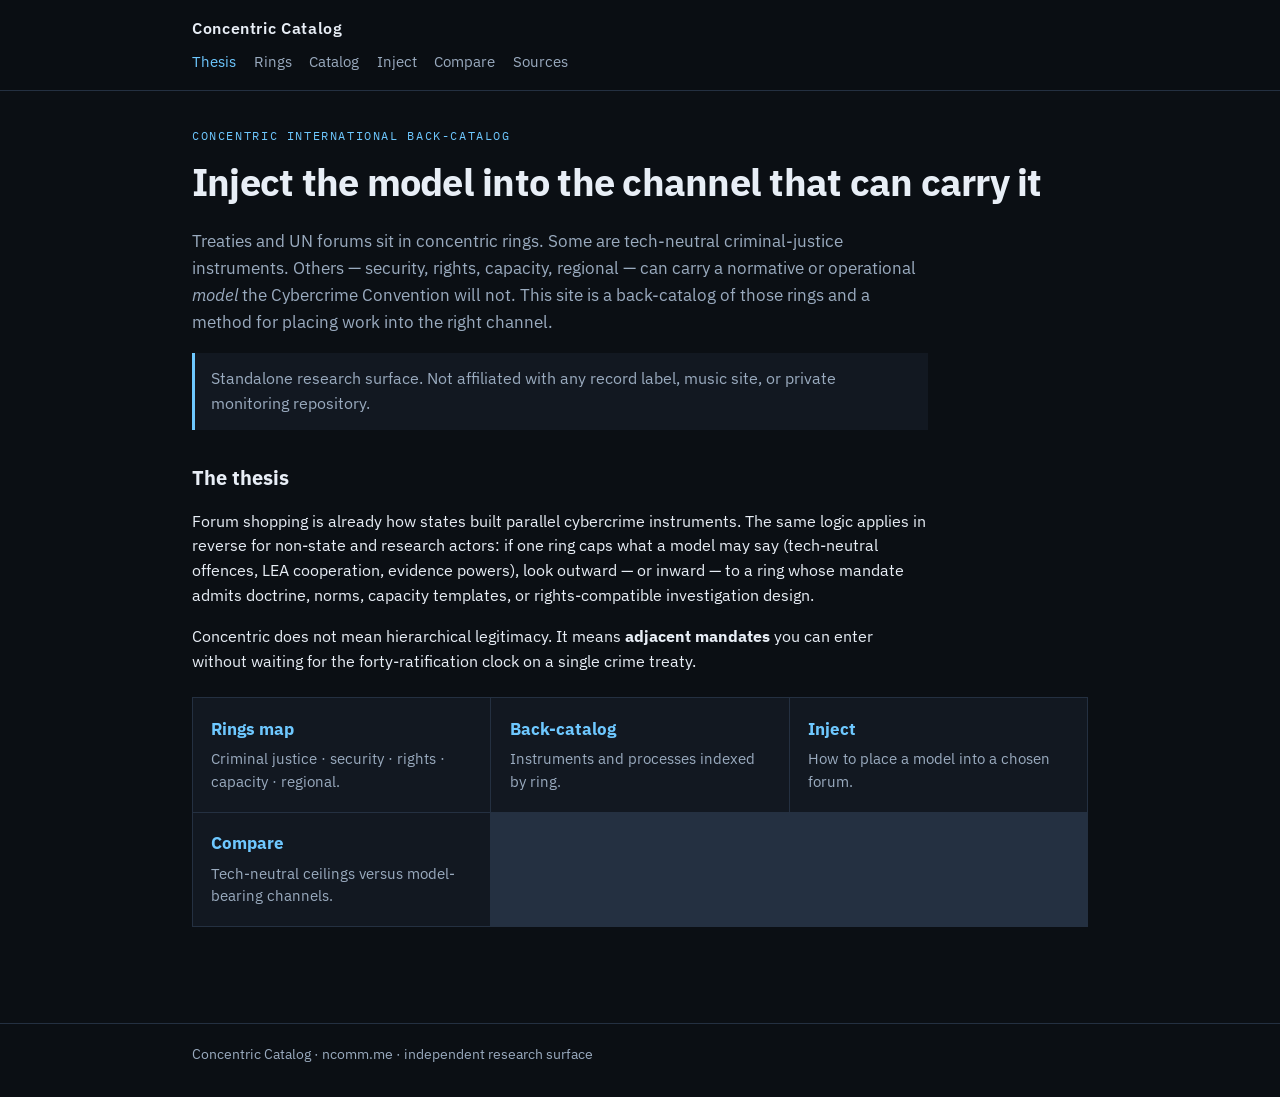
<file: index.html>
<!DOCTYPE html>
<html lang="en">
<head>
  <meta charset="utf-8" />
  <meta name="viewport" content="width=device-width, initial-scale=1" />
  <title>Thesis · Concentric Catalog</title>
  <meta name="description" content="Concentric international back-catalog: inject a working model into UN and adjacent forums beyond tech-neutral treaty ceilings." />
  <meta name="theme-color" content="#0b0f14" />
  <link rel="canonical" href="https://ncomm.me/" />
  <link rel="preconnect" href="https://fonts.googleapis.com" />
  <link rel="preconnect" href="https://fonts.gstatic.com" crossorigin />
  <link href="https://fonts.googleapis.com/css2?family=IBM+Plex+Mono:wght@400;500&family=IBM+Plex+Sans:wght@400;500;600&display=swap" rel="stylesheet" />
  <link rel="stylesheet" href="/styles.css" />
</head>
<body>
  <header class="site"><div class="wrap">
    <a class="brand" href="/">Concentric Catalog</a>
    <nav aria-label="Primary">
      <a href="/" aria-current="page">Thesis</a>
      <a href="/rings/">Rings</a>
      <a href="/catalog/">Catalog</a>
      <a href="/inject/">Inject</a>
      <a href="/compare/">Compare</a>
      <a href="/sources/">Sources</a>
    </nav>
  </div></header>
  <main class="wrap">

    <p class="eyebrow">Concentric international back-catalog</p>
    <h1>Inject the model into the channel that can carry it</h1>
    <p class="lede">Treaties and UN forums sit in concentric rings. Some are tech-neutral criminal-justice instruments. Others — security, rights, capacity, regional — can carry a normative or operational <em>model</em> the Cybercrime Convention will not. This site is a back-catalog of those rings and a method for placing work into the right channel.</p>
    <div class="note">Standalone research surface. Not affiliated with any record label, music site, or private monitoring repository.</div>
    <h2>The thesis</h2>
    <p>Forum shopping is already how states built parallel cybercrime instruments. The same logic applies in reverse for non-state and research actors: if one ring caps what a model may say (tech-neutral offences, LEA cooperation, evidence powers), look outward — or inward — to a ring whose mandate admits doctrine, norms, capacity templates, or rights-compatible investigation design.</p>
    <p>Concentric does not mean hierarchical legitimacy. It means <strong>adjacent mandates</strong> you can enter without waiting for the forty-ratification clock on a single crime treaty.</p>
    <div class="card-grid">
      <article class="card"><h3><a href="/rings/">Rings map</a></h3><p>Criminal justice · security · rights · capacity · regional.</p></article>
      <article class="card"><h3><a href="/catalog/">Back-catalog</a></h3><p>Instruments and processes indexed by ring.</p></article>
      <article class="card"><h3><a href="/inject/">Inject</a></h3><p>How to place a model into a chosen forum.</p></article>
      <article class="card"><h3><a href="/compare/">Compare</a></h3><p>Tech-neutral ceilings versus model-bearing channels.</p></article>
    </div>

  </main>
  <footer class="site"><div class="wrap">
    Concentric Catalog · ncomm.me · independent research surface
  </div></footer>
</body>
</html>
</file>
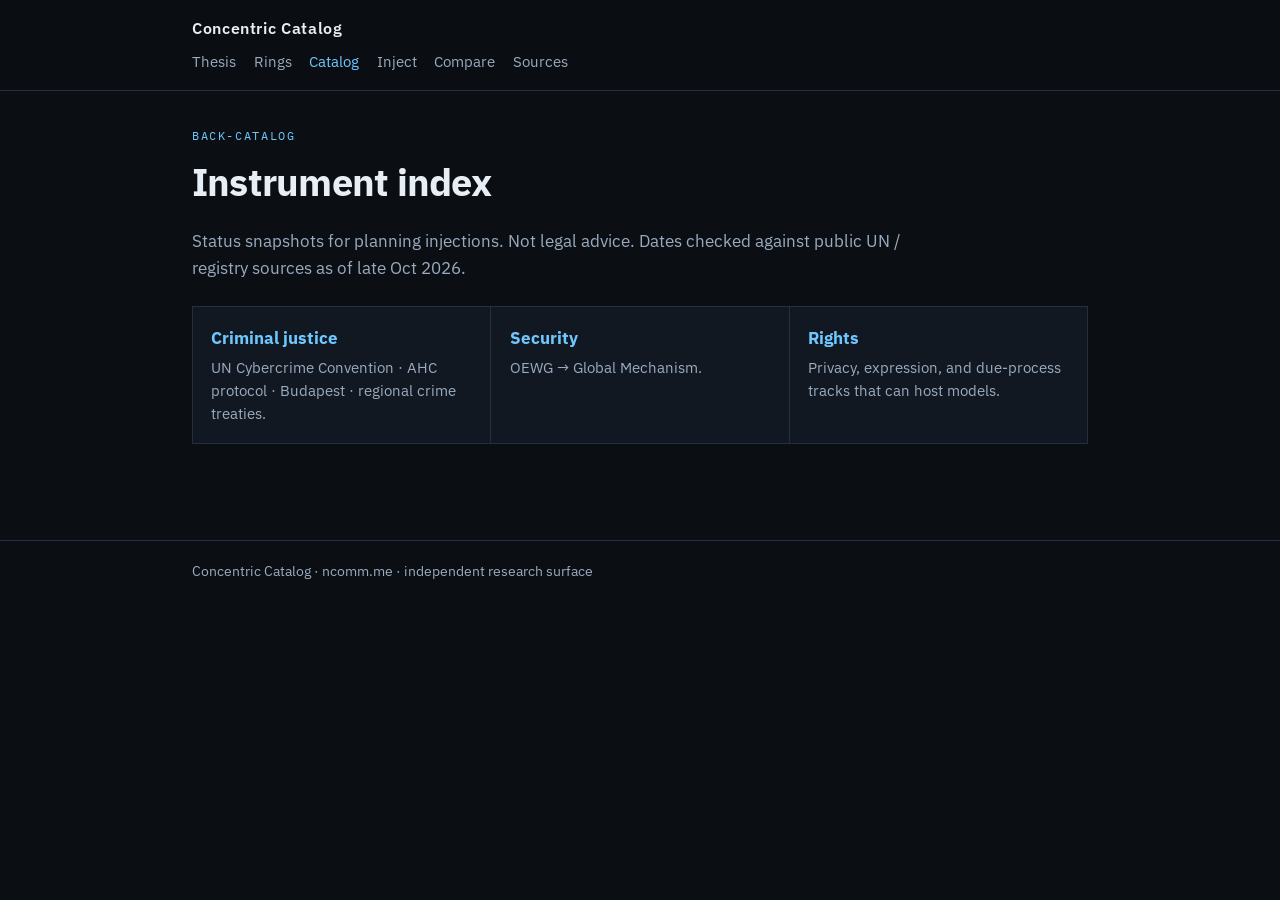
<file: catalog/index.html>
<!DOCTYPE html>
<html lang="en">
<head>
  <meta charset="utf-8" />
  <meta name="viewport" content="width=device-width, initial-scale=1" />
  <title>Catalog · Concentric Catalog</title>
  <meta name="description" content="Concentric international back-catalog: inject a working model into UN and adjacent forums beyond tech-neutral treaty ceilings." />
  <meta name="theme-color" content="#0b0f14" />
  <link rel="canonical" href="https://ncomm.me/catalog/" />
  <link rel="preconnect" href="https://fonts.googleapis.com" />
  <link rel="preconnect" href="https://fonts.gstatic.com" crossorigin />
  <link href="https://fonts.googleapis.com/css2?family=IBM+Plex+Mono:wght@400;500&family=IBM+Plex+Sans:wght@400;500;600&display=swap" rel="stylesheet" />
  <link rel="stylesheet" href="/styles.css" />
</head>
<body>
  <header class="site"><div class="wrap">
    <a class="brand" href="/">Concentric Catalog</a>
    <nav aria-label="Primary">
      <a href="/">Thesis</a>
      <a href="/rings/">Rings</a>
      <a href="/catalog/" aria-current="page">Catalog</a>
      <a href="/inject/">Inject</a>
      <a href="/compare/">Compare</a>
      <a href="/sources/">Sources</a>
    </nav>
  </div></header>
  <main class="wrap">

    <p class="eyebrow">Back-catalog</p>
    <h1>Instrument index</h1>
    <p class="lede">Status snapshots for planning injections. Not legal advice. Dates checked against public UN / registry sources as of late Oct 2026.</p>
    <div class="card-grid">
      <article class="card"><h3><a href="/catalog/criminal-justice/">Criminal justice</a></h3><p>UN Cybercrime Convention · AHC protocol · Budapest · regional crime treaties.</p></article>
      <article class="card"><h3><a href="/catalog/security/">Security</a></h3><p>OEWG → Global Mechanism.</p></article>
      <article class="card"><h3><a href="/catalog/rights/">Rights</a></h3><p>Privacy, expression, and due-process tracks that can host models.</p></article>
    </div>

  </main>
  <footer class="site"><div class="wrap">
    Concentric Catalog · ncomm.me · independent research surface
  </div></footer>
</body>
</html>
</file>
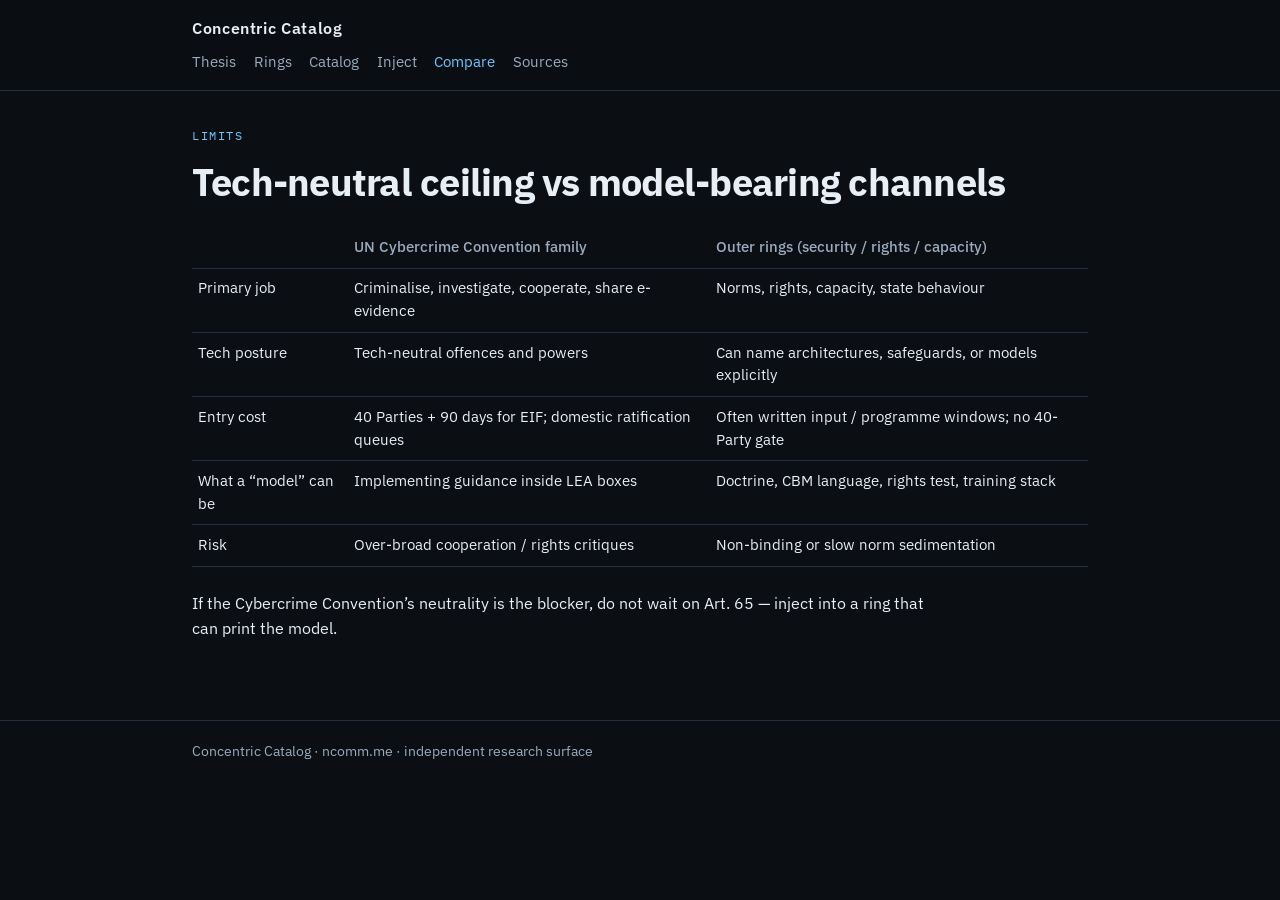
<file: compare/index.html>
<!DOCTYPE html>
<html lang="en">
<head>
  <meta charset="utf-8" />
  <meta name="viewport" content="width=device-width, initial-scale=1" />
  <title>Compare · Concentric Catalog</title>
  <meta name="description" content="Concentric international back-catalog: inject a working model into UN and adjacent forums beyond tech-neutral treaty ceilings." />
  <meta name="theme-color" content="#0b0f14" />
  <link rel="canonical" href="https://ncomm.me/compare/" />
  <link rel="preconnect" href="https://fonts.googleapis.com" />
  <link rel="preconnect" href="https://fonts.gstatic.com" crossorigin />
  <link href="https://fonts.googleapis.com/css2?family=IBM+Plex+Mono:wght@400;500&family=IBM+Plex+Sans:wght@400;500;600&display=swap" rel="stylesheet" />
  <link rel="stylesheet" href="/styles.css" />
</head>
<body>
  <header class="site"><div class="wrap">
    <a class="brand" href="/">Concentric Catalog</a>
    <nav aria-label="Primary">
      <a href="/">Thesis</a>
      <a href="/rings/">Rings</a>
      <a href="/catalog/">Catalog</a>
      <a href="/inject/">Inject</a>
      <a href="/compare/" aria-current="page">Compare</a>
      <a href="/sources/">Sources</a>
    </nav>
  </div></header>
  <main class="wrap">

    <p class="eyebrow">Limits</p>
    <h1>Tech-neutral ceiling vs model-bearing channels</h1>
    <table>
      <thead><tr><th></th><th>UN Cybercrime Convention family</th><th>Outer rings (security / rights / capacity)</th></tr></thead>
      <tbody>
        <tr><td>Primary job</td><td>Criminalise, investigate, cooperate, share e-evidence</td><td>Norms, rights, capacity, state behaviour</td></tr>
        <tr><td>Tech posture</td><td>Tech-neutral offences and powers</td><td>Can name architectures, safeguards, or models explicitly</td></tr>
        <tr><td>Entry cost</td><td>40 Parties + 90 days for EIF; domestic ratification queues</td><td>Often written input / programme windows; no 40-Party gate</td></tr>
        <tr><td>What a “model” can be</td><td>Implementing guidance inside LEA boxes</td><td>Doctrine, CBM language, rights test, training stack</td></tr>
        <tr><td>Risk</td><td>Over-broad cooperation / rights critiques</td><td>Non-binding or slow norm sedimentation</td></tr>
      </tbody>
    </table>
    <p>If the Cybercrime Convention’s neutrality is the blocker, do not wait on Art. 65 — inject into a ring that can print the model.</p>

  </main>
  <footer class="site"><div class="wrap">
    Concentric Catalog · ncomm.me · independent research surface
  </div></footer>
</body>
</html>
</file>
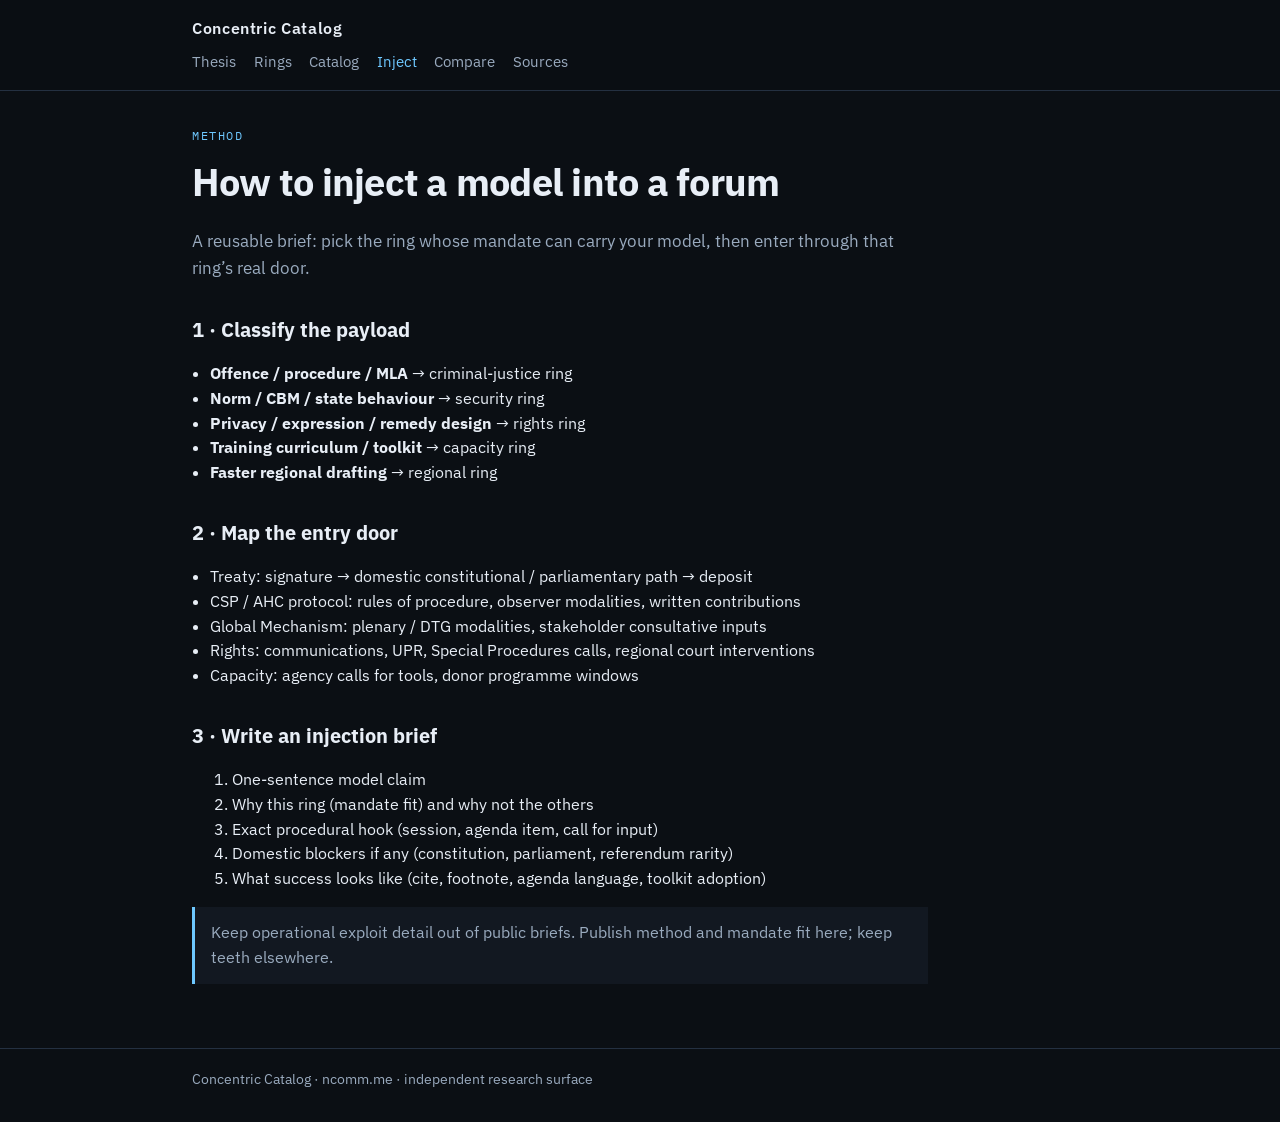
<file: inject/index.html>
<!DOCTYPE html>
<html lang="en">
<head>
  <meta charset="utf-8" />
  <meta name="viewport" content="width=device-width, initial-scale=1" />
  <title>Inject · Concentric Catalog</title>
  <meta name="description" content="Concentric international back-catalog: inject a working model into UN and adjacent forums beyond tech-neutral treaty ceilings." />
  <meta name="theme-color" content="#0b0f14" />
  <link rel="canonical" href="https://ncomm.me/inject/" />
  <link rel="preconnect" href="https://fonts.googleapis.com" />
  <link rel="preconnect" href="https://fonts.gstatic.com" crossorigin />
  <link href="https://fonts.googleapis.com/css2?family=IBM+Plex+Mono:wght@400;500&family=IBM+Plex+Sans:wght@400;500;600&display=swap" rel="stylesheet" />
  <link rel="stylesheet" href="/styles.css" />
</head>
<body>
  <header class="site"><div class="wrap">
    <a class="brand" href="/">Concentric Catalog</a>
    <nav aria-label="Primary">
      <a href="/">Thesis</a>
      <a href="/rings/">Rings</a>
      <a href="/catalog/">Catalog</a>
      <a href="/inject/" aria-current="page">Inject</a>
      <a href="/compare/">Compare</a>
      <a href="/sources/">Sources</a>
    </nav>
  </div></header>
  <main class="wrap">

    <p class="eyebrow">Method</p>
    <h1>How to inject a model into a forum</h1>
    <p class="lede">A reusable brief: pick the ring whose mandate can carry your model, then enter through that ring’s real door.</p>
    <h2>1 · Classify the payload</h2>
    <ul>
      <li><strong>Offence / procedure / MLA</strong> → criminal-justice ring</li>
      <li><strong>Norm / CBM / state behaviour</strong> → security ring</li>
      <li><strong>Privacy / expression / remedy design</strong> → rights ring</li>
      <li><strong>Training curriculum / toolkit</strong> → capacity ring</li>
      <li><strong>Faster regional drafting</strong> → regional ring</li>
    </ul>
    <h2>2 · Map the entry door</h2>
    <ul>
      <li>Treaty: signature → domestic constitutional / parliamentary path → deposit</li>
      <li>CSP / AHC protocol: rules of procedure, observer modalities, written contributions</li>
      <li>Global Mechanism: plenary / DTG modalities, stakeholder consultative inputs</li>
      <li>Rights: communications, UPR, Special Procedures calls, regional court interventions</li>
      <li>Capacity: agency calls for tools, donor programme windows</li>
    </ul>
    <h2>3 · Write an injection brief</h2>
    <ol>
      <li>One-sentence model claim</li>
      <li>Why this ring (mandate fit) and why not the others</li>
      <li>Exact procedural hook (session, agenda item, call for input)</li>
      <li>Domestic blockers if any (constitution, parliament, referendum rarity)</li>
      <li>What success looks like (cite, footnote, agenda language, toolkit adoption)</li>
    </ol>
    <div class="note">Keep operational exploit detail out of public briefs. Publish method and mandate fit here; keep teeth elsewhere.</div>

  </main>
  <footer class="site"><div class="wrap">
    Concentric Catalog · ncomm.me · independent research surface
  </div></footer>
</body>
</html>
</file>
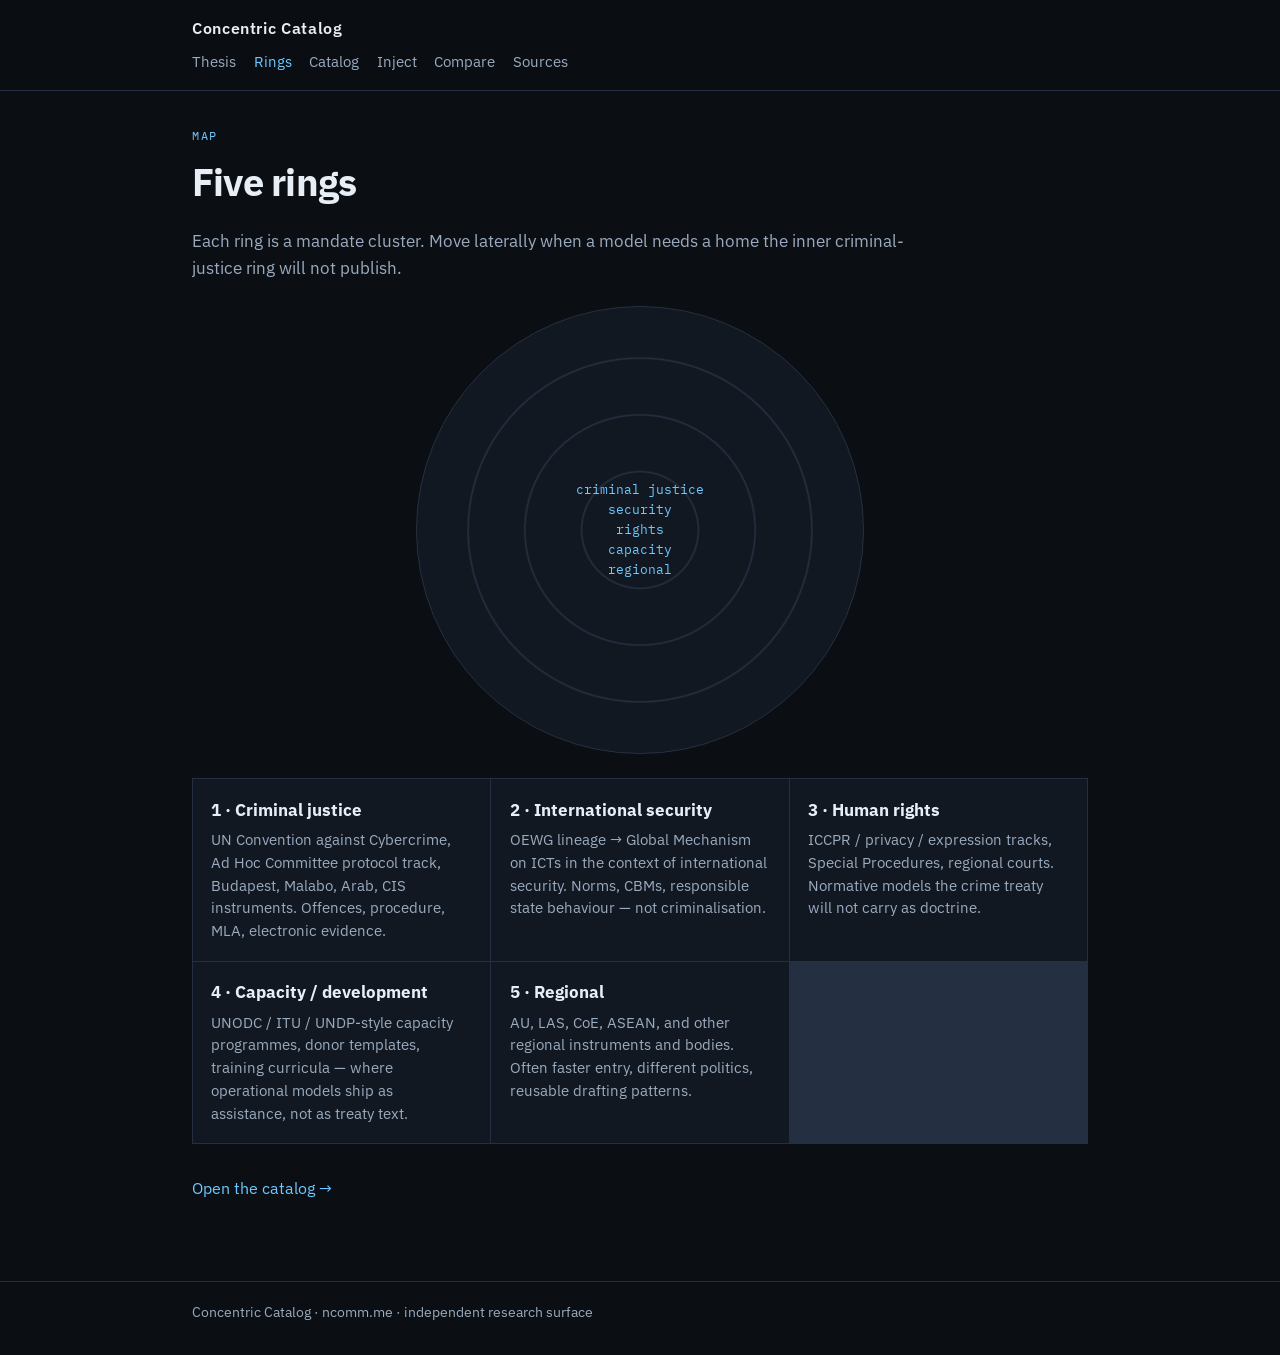
<file: rings/index.html>
<!DOCTYPE html>
<html lang="en">
<head>
  <meta charset="utf-8" />
  <meta name="viewport" content="width=device-width, initial-scale=1" />
  <title>Rings · Concentric Catalog</title>
  <meta name="description" content="Concentric international back-catalog: inject a working model into UN and adjacent forums beyond tech-neutral treaty ceilings." />
  <meta name="theme-color" content="#0b0f14" />
  <link rel="canonical" href="https://ncomm.me/rings/" />
  <link rel="preconnect" href="https://fonts.googleapis.com" />
  <link rel="preconnect" href="https://fonts.gstatic.com" crossorigin />
  <link href="https://fonts.googleapis.com/css2?family=IBM+Plex+Mono:wght@400;500&family=IBM+Plex+Sans:wght@400;500;600&display=swap" rel="stylesheet" />
  <link rel="stylesheet" href="/styles.css" />
</head>
<body>
  <header class="site"><div class="wrap">
    <a class="brand" href="/">Concentric Catalog</a>
    <nav aria-label="Primary">
      <a href="/">Thesis</a>
      <a href="/rings/" aria-current="page">Rings</a>
      <a href="/catalog/">Catalog</a>
      <a href="/inject/">Inject</a>
      <a href="/compare/">Compare</a>
      <a href="/sources/">Sources</a>
    </nav>
  </div></header>
  <main class="wrap">

    <p class="eyebrow">Map</p>
    <h1>Five rings</h1>
    <p class="lede">Each ring is a mandate cluster. Move laterally when a model needs a home the inner criminal-justice ring will not publish.</p>
    <div class="ring" role="img" aria-label="Concentric rings diagram"><span>criminal justice<br>security<br>rights<br>capacity<br>regional</span></div>
    <div class="card-grid">
      <article class="card"><h3>1 · Criminal justice</h3><p>UN Convention against Cybercrime, Ad Hoc Committee protocol track, Budapest, Malabo, Arab, CIS instruments. Offences, procedure, MLA, electronic evidence.</p></article>
      <article class="card"><h3>2 · International security</h3><p>OEWG lineage → Global Mechanism on ICTs in the context of international security. Norms, CBMs, responsible state behaviour — not criminalisation.</p></article>
      <article class="card"><h3>3 · Human rights</h3><p>ICCPR / privacy / expression tracks, Special Procedures, regional courts. Normative models the crime treaty will not carry as doctrine.</p></article>
      <article class="card"><h3>4 · Capacity / development</h3><p>UNODC / ITU / UNDP-style capacity programmes, donor templates, training curricula — where operational models ship as assistance, not as treaty text.</p></article>
      <article class="card"><h3>5 · Regional</h3><p>AU, LAS, CoE, ASEAN, and other regional instruments and bodies. Often faster entry, different politics, reusable drafting patterns.</p></article>
    </div>
    <p><a href="/catalog/">Open the catalog →</a></p>

  </main>
  <footer class="site"><div class="wrap">
    Concentric Catalog · ncomm.me · independent research surface
  </div></footer>
</body>
</html>
</file>
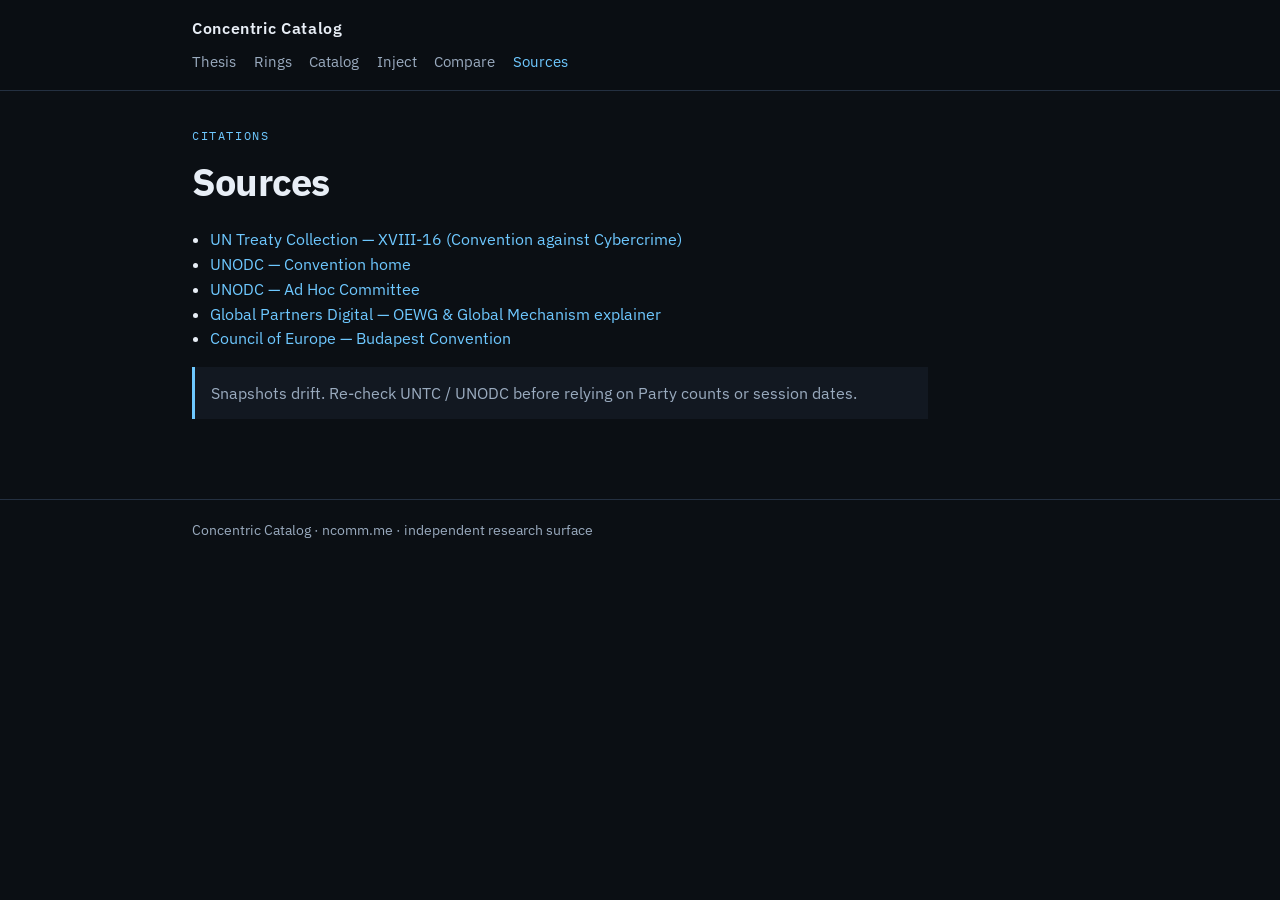
<file: sources/index.html>
<!DOCTYPE html>
<html lang="en">
<head>
  <meta charset="utf-8" />
  <meta name="viewport" content="width=device-width, initial-scale=1" />
  <title>Sources · Concentric Catalog</title>
  <meta name="description" content="Concentric international back-catalog: inject a working model into UN and adjacent forums beyond tech-neutral treaty ceilings." />
  <meta name="theme-color" content="#0b0f14" />
  <link rel="canonical" href="https://ncomm.me/sources/" />
  <link rel="preconnect" href="https://fonts.googleapis.com" />
  <link rel="preconnect" href="https://fonts.gstatic.com" crossorigin />
  <link href="https://fonts.googleapis.com/css2?family=IBM+Plex+Mono:wght@400;500&family=IBM+Plex+Sans:wght@400;500;600&display=swap" rel="stylesheet" />
  <link rel="stylesheet" href="/styles.css" />
</head>
<body>
  <header class="site"><div class="wrap">
    <a class="brand" href="/">Concentric Catalog</a>
    <nav aria-label="Primary">
      <a href="/">Thesis</a>
      <a href="/rings/">Rings</a>
      <a href="/catalog/">Catalog</a>
      <a href="/inject/">Inject</a>
      <a href="/compare/">Compare</a>
      <a href="/sources/" aria-current="page">Sources</a>
    </nav>
  </div></header>
  <main class="wrap">

    <p class="eyebrow">Citations</p>
    <h1>Sources</h1>
    <ul>
      <li><a href="https://treaties.un.org/pages/ViewDetails.aspx?chapter=18&amp;clang=_en&amp;mtdsg_no=XVIII-16&amp;src=TREATY" rel="noopener">UN Treaty Collection — XVIII-16 (Convention against Cybercrime)</a></li>
      <li><a href="https://www.unodc.org/unodc/en/cybercrime/convention/home.html" rel="noopener">UNODC — Convention home</a></li>
      <li><a href="https://www.unodc.org/unodc/en/cybercrime/ad_hoc_committee/home" rel="noopener">UNODC — Ad Hoc Committee</a></li>
      <li><a href="https://www.gp-digital.org/un-cyber-processes-oewg-global-mechanism/" rel="noopener">Global Partners Digital — OEWG &amp; Global Mechanism explainer</a></li>
      <li><a href="https://www.coe.int/en/web/cybercrime/the-budapest-convention" rel="noopener">Council of Europe — Budapest Convention</a></li>
    </ul>
    <p class="note">Snapshots drift. Re-check UNTC / UNODC before relying on Party counts or session dates.</p>

  </main>
  <footer class="site"><div class="wrap">
    Concentric Catalog · ncomm.me · independent research surface
  </div></footer>
</body>
</html>
</file>
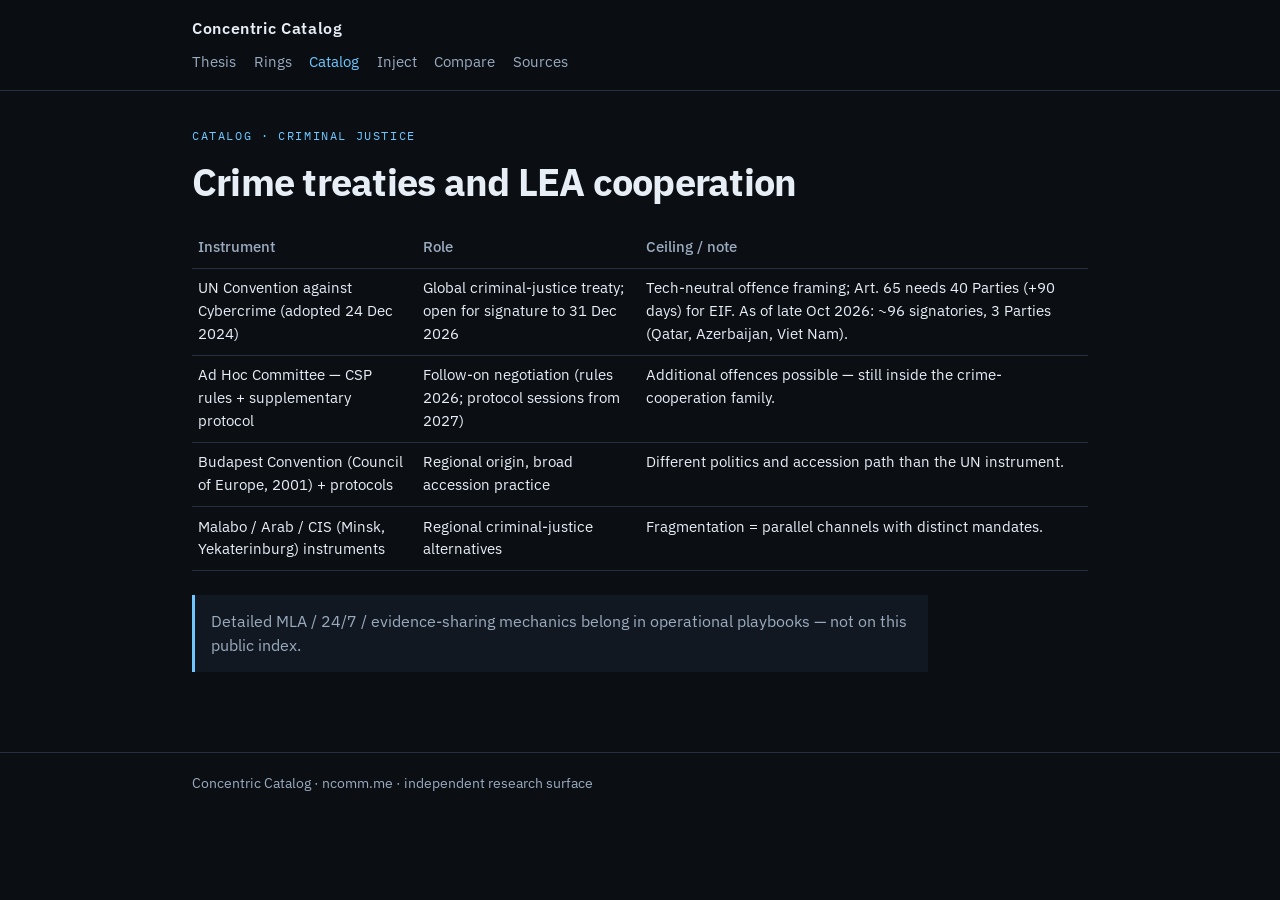
<file: catalog/criminal-justice/index.html>
<!DOCTYPE html>
<html lang="en">
<head>
  <meta charset="utf-8" />
  <meta name="viewport" content="width=device-width, initial-scale=1" />
  <title>Criminal justice ring · Concentric Catalog</title>
  <meta name="description" content="Concentric international back-catalog: inject a working model into UN and adjacent forums beyond tech-neutral treaty ceilings." />
  <meta name="theme-color" content="#0b0f14" />
  <link rel="canonical" href="https://ncomm.me/catalog/criminal-justice/" />
  <link rel="preconnect" href="https://fonts.googleapis.com" />
  <link rel="preconnect" href="https://fonts.gstatic.com" crossorigin />
  <link href="https://fonts.googleapis.com/css2?family=IBM+Plex+Mono:wght@400;500&family=IBM+Plex+Sans:wght@400;500;600&display=swap" rel="stylesheet" />
  <link rel="stylesheet" href="/styles.css" />
</head>
<body>
  <header class="site"><div class="wrap">
    <a class="brand" href="/">Concentric Catalog</a>
    <nav aria-label="Primary">
      <a href="/">Thesis</a>
      <a href="/rings/">Rings</a>
      <a href="/catalog/" aria-current="page">Catalog</a>
      <a href="/inject/">Inject</a>
      <a href="/compare/">Compare</a>
      <a href="/sources/">Sources</a>
    </nav>
  </div></header>
  <main class="wrap">

    <p class="eyebrow">Catalog · criminal justice</p>
    <h1>Crime treaties and LEA cooperation</h1>
    <table>
      <thead><tr><th>Instrument</th><th>Role</th><th>Ceiling / note</th></tr></thead>
      <tbody>
        <tr><td>UN Convention against Cybercrime (adopted 24 Dec 2024)</td><td>Global criminal-justice treaty; open for signature to 31 Dec 2026</td><td>Tech-neutral offence framing; Art. 65 needs 40 Parties (+90 days) for EIF. As of late Oct 2026: ~96 signatories, 3 Parties (Qatar, Azerbaijan, Viet Nam).</td></tr>
        <tr><td>Ad Hoc Committee — CSP rules + supplementary protocol</td><td>Follow-on negotiation (rules 2026; protocol sessions from 2027)</td><td>Additional offences possible — still inside the crime-cooperation family.</td></tr>
        <tr><td>Budapest Convention (Council of Europe, 2001) + protocols</td><td>Regional origin, broad accession practice</td><td>Different politics and accession path than the UN instrument.</td></tr>
        <tr><td>Malabo / Arab / CIS (Minsk, Yekaterinburg) instruments</td><td>Regional criminal-justice alternatives</td><td>Fragmentation = parallel channels with distinct mandates.</td></tr>
      </tbody>
    </table>
    <p class="note">Detailed MLA / 24/7 / evidence-sharing mechanics belong in operational playbooks — not on this public index.</p>

  </main>
  <footer class="site"><div class="wrap">
    Concentric Catalog · ncomm.me · independent research surface
  </div></footer>
</body>
</html>
</file>
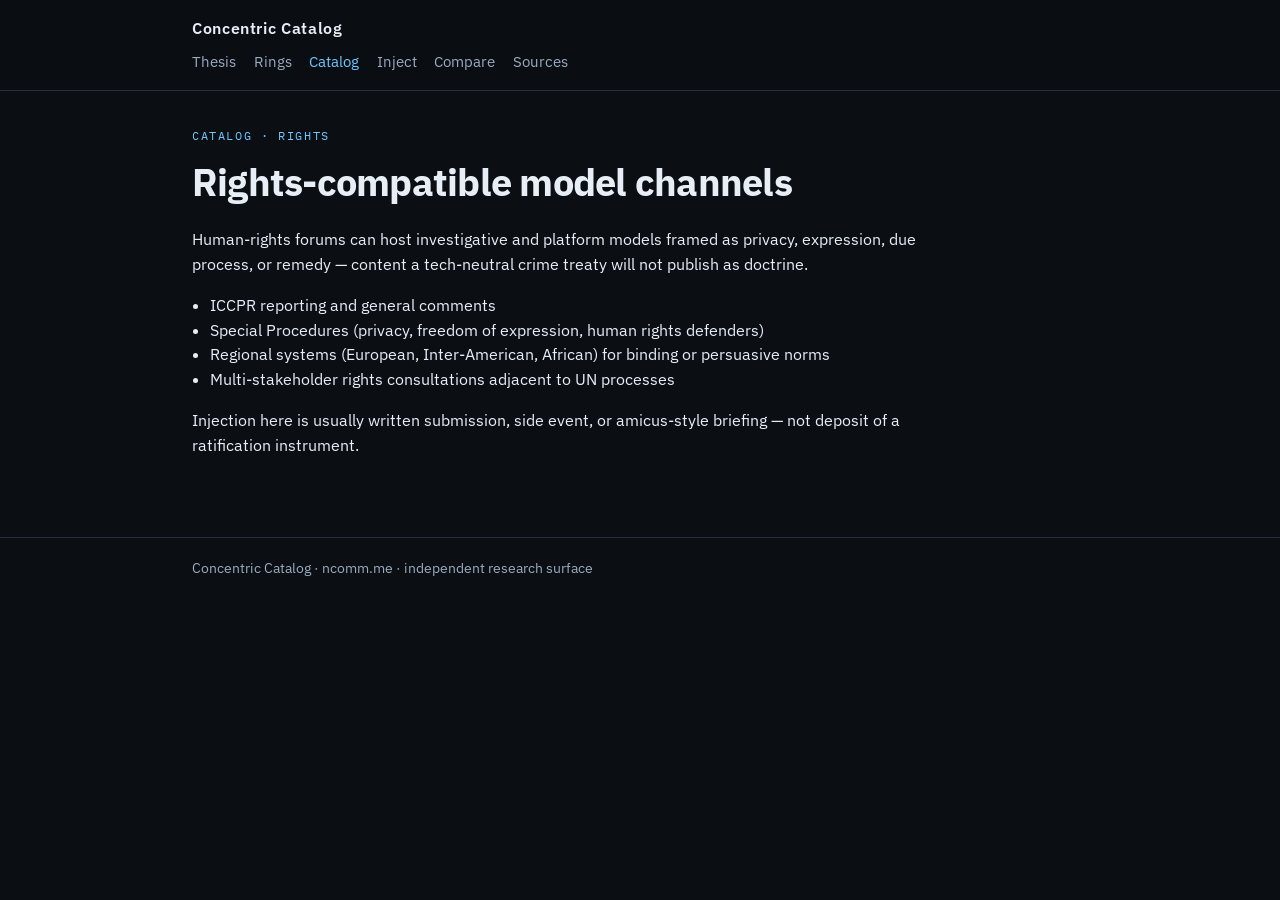
<file: catalog/rights/index.html>
<!DOCTYPE html>
<html lang="en">
<head>
  <meta charset="utf-8" />
  <meta name="viewport" content="width=device-width, initial-scale=1" />
  <title>Rights ring · Concentric Catalog</title>
  <meta name="description" content="Concentric international back-catalog: inject a working model into UN and adjacent forums beyond tech-neutral treaty ceilings." />
  <meta name="theme-color" content="#0b0f14" />
  <link rel="canonical" href="https://ncomm.me/catalog/rights/" />
  <link rel="preconnect" href="https://fonts.googleapis.com" />
  <link rel="preconnect" href="https://fonts.gstatic.com" crossorigin />
  <link href="https://fonts.googleapis.com/css2?family=IBM+Plex+Mono:wght@400;500&family=IBM+Plex+Sans:wght@400;500;600&display=swap" rel="stylesheet" />
  <link rel="stylesheet" href="/styles.css" />
</head>
<body>
  <header class="site"><div class="wrap">
    <a class="brand" href="/">Concentric Catalog</a>
    <nav aria-label="Primary">
      <a href="/">Thesis</a>
      <a href="/rings/">Rings</a>
      <a href="/catalog/" aria-current="page">Catalog</a>
      <a href="/inject/">Inject</a>
      <a href="/compare/">Compare</a>
      <a href="/sources/">Sources</a>
    </nav>
  </div></header>
  <main class="wrap">

    <p class="eyebrow">Catalog · rights</p>
    <h1>Rights-compatible model channels</h1>
    <p>Human-rights forums can host investigative and platform models framed as privacy, expression, due process, or remedy — content a tech-neutral crime treaty will not publish as doctrine.</p>
    <ul>
      <li>ICCPR reporting and general comments</li>
      <li>Special Procedures (privacy, freedom of expression, human rights defenders)</li>
      <li>Regional systems (European, Inter-American, African) for binding or persuasive norms</li>
      <li>Multi-stakeholder rights consultations adjacent to UN processes</li>
    </ul>
    <p>Injection here is usually written submission, side event, or amicus-style briefing — not deposit of a ratification instrument.</p>

  </main>
  <footer class="site"><div class="wrap">
    Concentric Catalog · ncomm.me · independent research surface
  </div></footer>
</body>
</html>
</file>
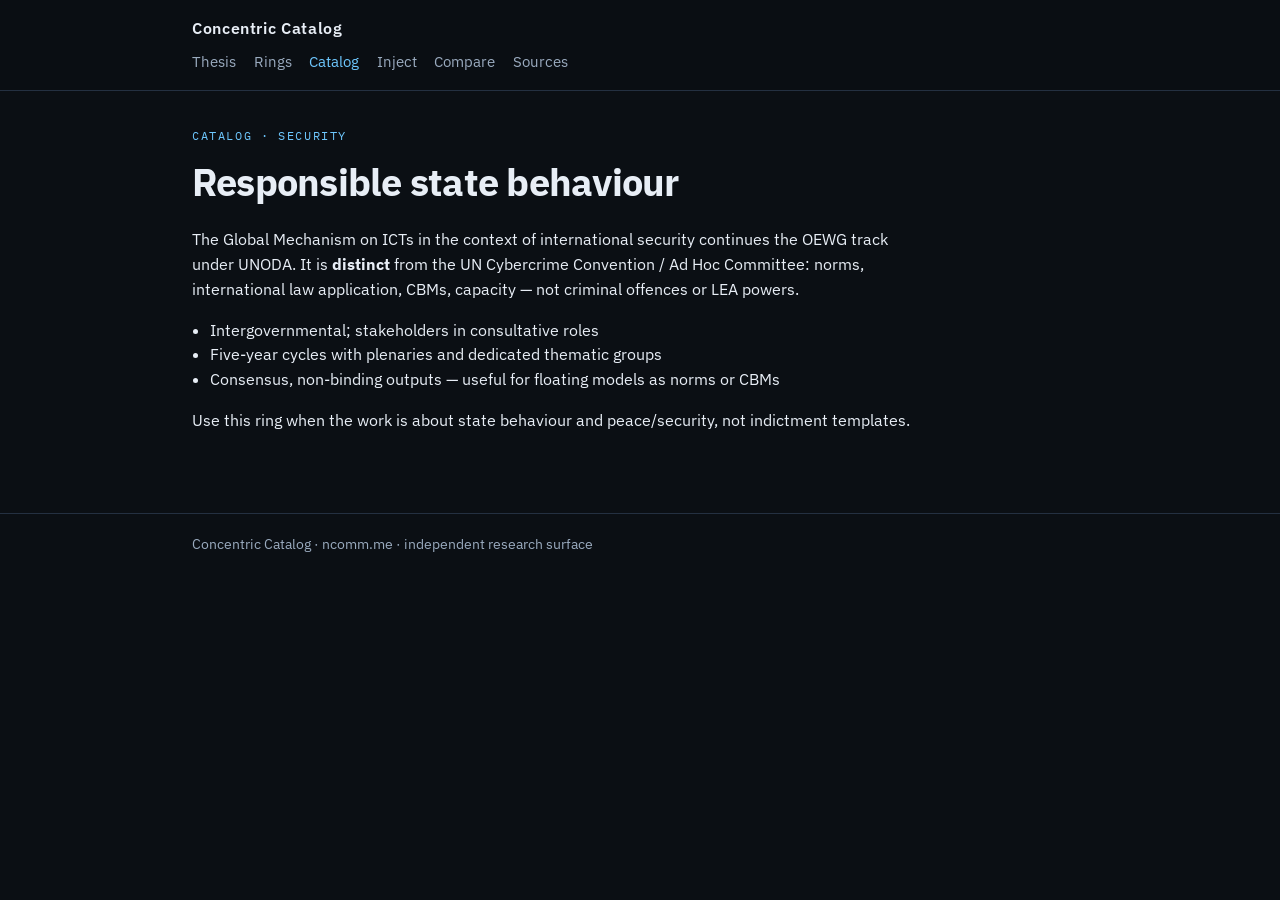
<file: catalog/security/index.html>
<!DOCTYPE html>
<html lang="en">
<head>
  <meta charset="utf-8" />
  <meta name="viewport" content="width=device-width, initial-scale=1" />
  <title>Security ring · Concentric Catalog</title>
  <meta name="description" content="Concentric international back-catalog: inject a working model into UN and adjacent forums beyond tech-neutral treaty ceilings." />
  <meta name="theme-color" content="#0b0f14" />
  <link rel="canonical" href="https://ncomm.me/catalog/security/" />
  <link rel="preconnect" href="https://fonts.googleapis.com" />
  <link rel="preconnect" href="https://fonts.gstatic.com" crossorigin />
  <link href="https://fonts.googleapis.com/css2?family=IBM+Plex+Mono:wght@400;500&family=IBM+Plex+Sans:wght@400;500;600&display=swap" rel="stylesheet" />
  <link rel="stylesheet" href="/styles.css" />
</head>
<body>
  <header class="site"><div class="wrap">
    <a class="brand" href="/">Concentric Catalog</a>
    <nav aria-label="Primary">
      <a href="/">Thesis</a>
      <a href="/rings/">Rings</a>
      <a href="/catalog/" aria-current="page">Catalog</a>
      <a href="/inject/">Inject</a>
      <a href="/compare/">Compare</a>
      <a href="/sources/">Sources</a>
    </nav>
  </div></header>
  <main class="wrap">

    <p class="eyebrow">Catalog · security</p>
    <h1>Responsible state behaviour</h1>
    <p>The Global Mechanism on ICTs in the context of international security continues the OEWG track under UNODA. It is <strong>distinct</strong> from the UN Cybercrime Convention / Ad Hoc Committee: norms, international law application, CBMs, capacity — not criminal offences or LEA powers.</p>
    <ul>
      <li>Intergovernmental; stakeholders in consultative roles</li>
      <li>Five-year cycles with plenaries and dedicated thematic groups</li>
      <li>Consensus, non-binding outputs — useful for floating models as norms or CBMs</li>
    </ul>
    <p>Use this ring when the work is about state behaviour and peace/security, not indictment templates.</p>

  </main>
  <footer class="site"><div class="wrap">
    Concentric Catalog · ncomm.me · independent research surface
  </div></footer>
</body>
</html>
</file>
<file: styles.css>
:root {
  --bg: #0b0f14;
  --bg2: #121821;
  --text: #e8eef6;
  --muted: #9aabbf;
  --accent: #6ec8ff;
  --line: #243041;
  --max: 46rem;
}
* { box-sizing: border-box; }
html { scroll-behavior: smooth; }
body {
  margin: 0; font-family: "IBM Plex Sans", system-ui, sans-serif;
  background: var(--bg); color: var(--text); line-height: 1.55;
}
a { color: var(--accent); text-decoration: none; }
a:hover { text-decoration: underline; }
.wrap { width: min(100% - 2rem, 56rem); margin: 0 auto; }
header.site {
  border-bottom: 1px solid var(--line); padding: 1rem 0; background: rgba(11,15,20,.92);
  position: sticky; top: 0; backdrop-filter: blur(8px); z-index: 5;
}
.brand { font-weight: 600; letter-spacing: .04em; color: var(--text); }
nav { display: flex; flex-wrap: wrap; gap: .85rem 1.1rem; margin-top: .65rem; font-size: .92rem; }
nav a { color: var(--muted); }
nav a:hover, nav a[aria-current="page"] { color: var(--accent); }
main { padding: 2.25rem 0 4rem; }
h1 { font-size: clamp(1.7rem, 4vw, 2.35rem); letter-spacing: -.02em; margin: 0 0 .75rem; }
h2 { font-size: 1.25rem; margin: 2rem 0 .6rem; }
h3 { font-size: 1.05rem; margin: 1.25rem 0 .4rem; }
.lede { color: var(--muted); font-size: 1.08rem; max-width: var(--max); }
.eyebrow { font-family: "IBM Plex Mono", ui-monospace, monospace; font-size: .72rem;
  letter-spacing: .14em; text-transform: uppercase; color: var(--accent); margin: 0 0 .5rem; }
p, li { max-width: var(--max); }
.card-grid { display: grid; gap: 1px; grid-template-columns: repeat(auto-fill, minmax(15rem, 1fr));
  background: var(--line); margin: 1.5rem 0 2rem; border: 1px solid var(--line); }
.card { background: var(--bg2); padding: 1.1rem 1.15rem; }
.card h3 { margin-top: 0; }
.card p { color: var(--muted); font-size: .92rem; margin: 0; }
.ring {
  border: 1px solid var(--line); border-radius: 999px; aspect-ratio: 1;
  display: grid; place-items: center; max-width: 28rem; margin: 1.5rem auto;
  background:
    radial-gradient(circle at center, transparent 18%, var(--line) 18.5%, transparent 19%),
    radial-gradient(circle at center, transparent 36%, var(--line) 36.5%, transparent 37%),
    radial-gradient(circle at center, transparent 54%, var(--line) 54.5%, transparent 55%),
    radial-gradient(circle at center, transparent 72%, var(--line) 72.5%, transparent 73%),
    var(--bg2);
}
.ring span { font-family: "IBM Plex Mono", monospace; font-size: .8rem; color: var(--accent); text-align: center; padding: 1rem; }
table { width: 100%; border-collapse: collapse; font-size: .92rem; margin: 1rem 0 1.5rem; }
th, td { text-align: left; padding: .55rem .4rem; border-bottom: 1px solid var(--line); vertical-align: top; }
th { color: var(--muted); font-weight: 500; }
footer.site { border-top: 1px solid var(--line); padding: 1.25rem 0 2rem; color: var(--muted); font-size: .85rem; }
.note { background: var(--bg2); border-left: 3px solid var(--accent); padding: .85rem 1rem; color: var(--muted); max-width: var(--max); }
code, .mono { font-family: "IBM Plex Mono", ui-monospace, monospace; font-size: .9em; }
ul { padding-left: 1.15rem; }
</file>
